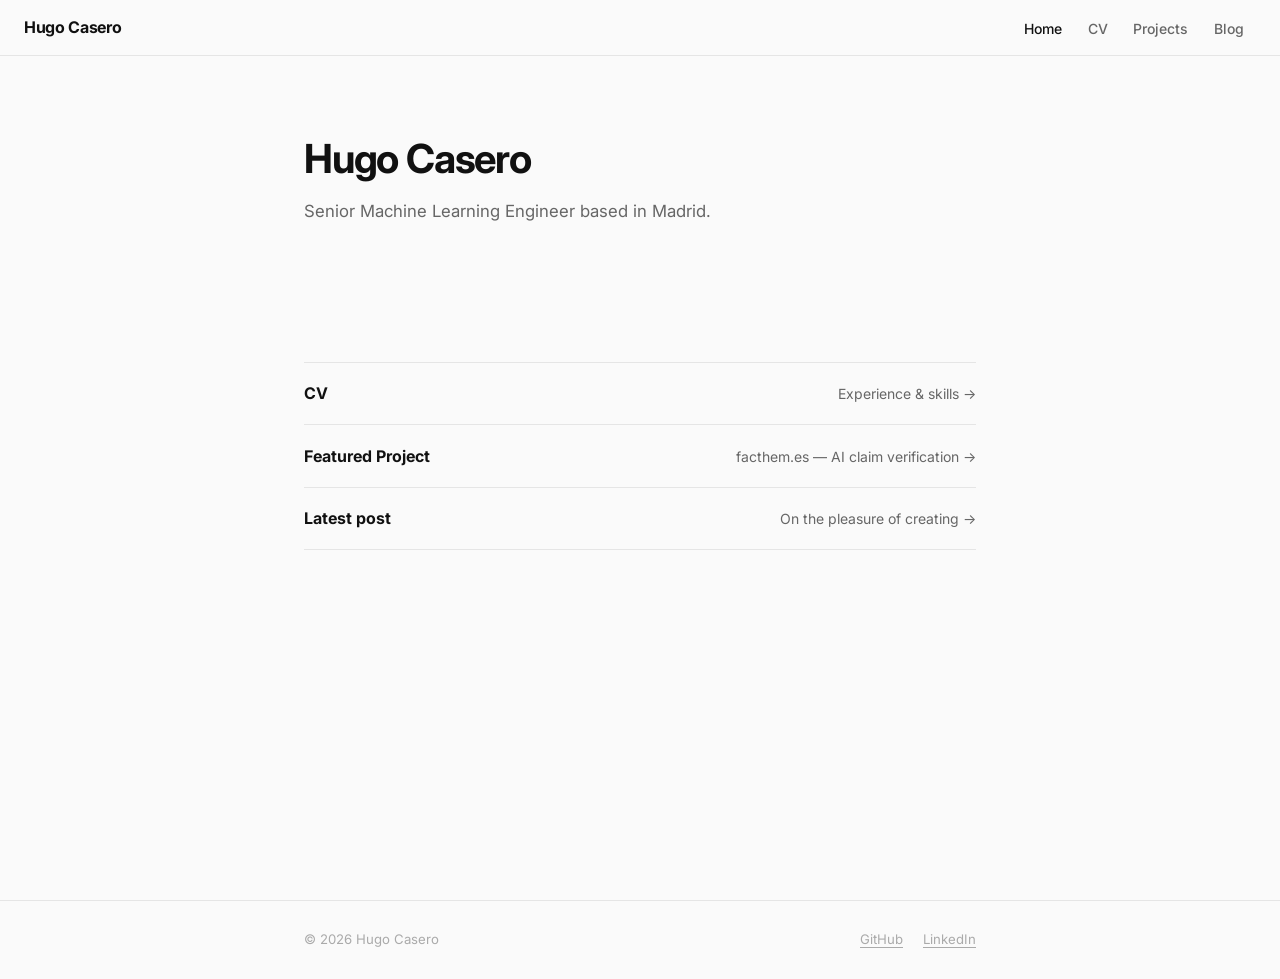
<file: index.html>
<!DOCTYPE html>
<html lang="en">
<head>
  <meta charset="UTF-8" />
  <meta name="viewport" content="width=device-width, initial-scale=1.0" />
  <title>Hugo Casero</title>
  <meta name="description" content="Hugo Casero — Senior Machine Learning Engineer based in Madrid, Spain." />
  <link rel="stylesheet" href="assets/css/style.css" />
</head>
<body>

  <nav class="nav" aria-label="Main navigation">
    <a class="nav-brand" href="index.html">Hugo Casero</a>
    <button class="nav-toggle" aria-label="Toggle menu" aria-expanded="false">
      <span></span><span></span><span></span>
    </button>
    <ul class="nav-links" role="list">
      <li><a href="index.html">Home</a></li>
      <li><a href="cv.html">CV</a></li>
      <li><a href="projects.html">Projects</a></li>
      <li><a href="blog/index.html">Blog</a></li>
    </ul>
  </nav>

  <main class="page">
    <section class="hero">
      <div class="container">
        <h1 class="hero-title">Hugo Casero</h1>
        <p class="hero-subtitle">
          Senior Machine Learning Engineer based in Madrid.
        </p>
      </div>
    </section>

    <section class="section--sm">
      <div class="container">
        <!-- Quick links -->
        <div class="home-links">
          <a href="cv.html" class="home-link-item">
            <strong>CV</strong>
            <span>Experience &amp; skills →</span>
          </a>
          <a href="projects.html" class="home-link-item">
            <strong>Featured Project</strong>
            <span>facthem.es — AI claim verification →</span>
          </a>
          <a href="blog/posts/on-the-pleasure-of-creating.html" class="home-link-item">
            <strong>Latest post</strong>
            <span>On the pleasure of creating →</span>
          </a>
        </div>
      </div>
    </section>
  </main>

  <footer class="footer">
    <div class="container">
      <div class="footer-inner">
        <span>© 2026 Hugo Casero</span>
        <div class="footer-links">
          <a href="https://github.com/hucara" target="_blank" rel="noopener">GitHub</a>
          <a href="https://www.linkedin.com/in/hugocasero" target="_blank" rel="noopener">LinkedIn</a>
        </div>
      </div>
    </div>
  </footer>

  <script src="assets/js/main.js"></script>
</body>
</html>
</file>
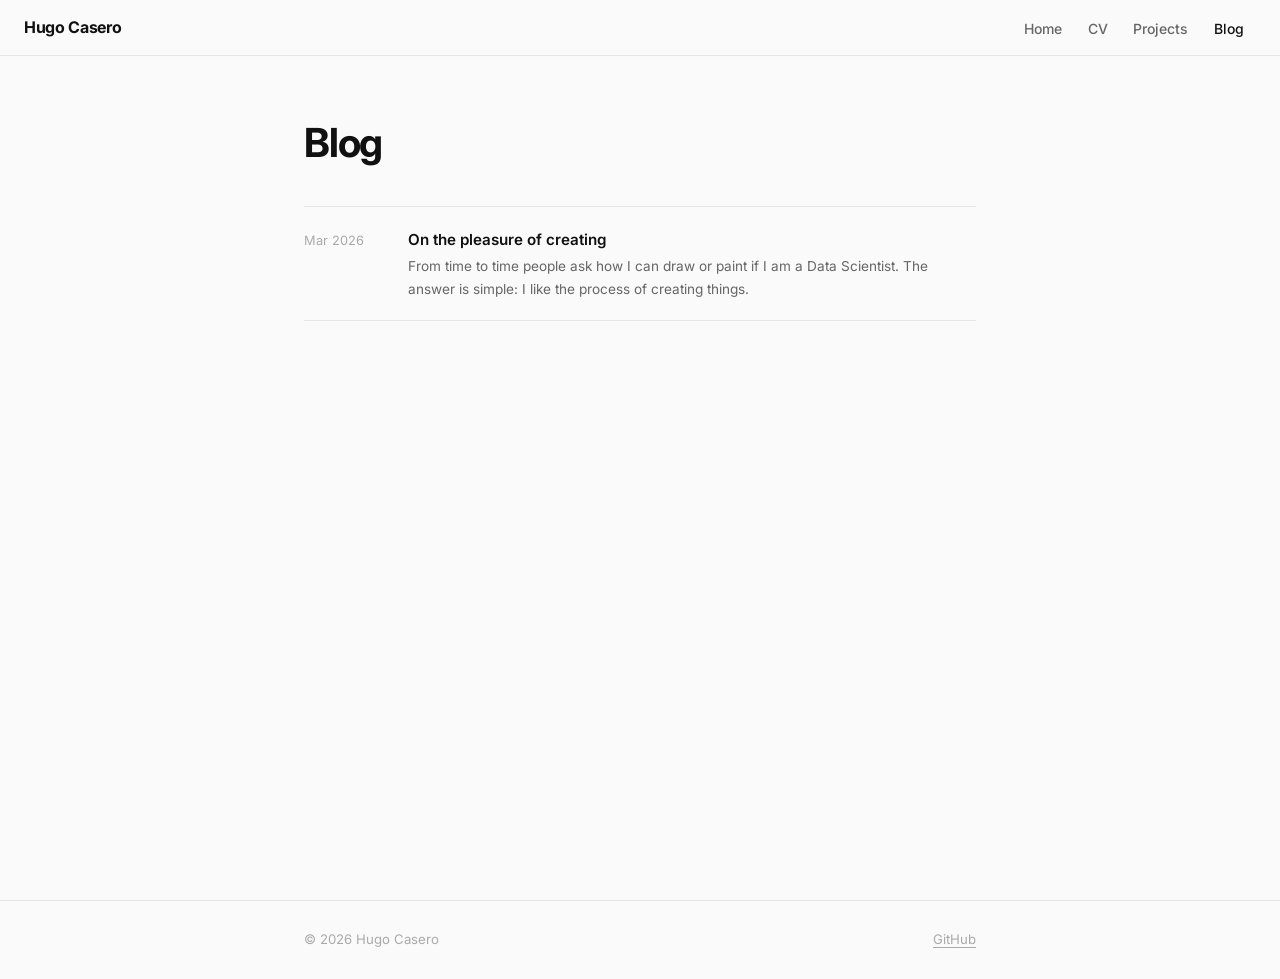
<file: blog/index.html>
<!DOCTYPE html>
<html lang="en">
<head>
  <meta charset="UTF-8" />
  <meta name="viewport" content="width=device-width, initial-scale=1.0" />
  <title>Blog — Hugo Casero</title>
  <meta name="description" content="Writing by Hugo Casero." />
  <link rel="stylesheet" href="../assets/css/style.css" />
</head>
<body>

  <nav class="nav" aria-label="Main navigation">
    <a class="nav-brand" href="../index.html">Hugo Casero</a>
    <button class="nav-toggle" aria-label="Toggle menu" aria-expanded="false">
      <span></span><span></span><span></span>
    </button>
    <ul class="nav-links" role="list">
      <li><a href="../index.html">Home</a></li>
      <li><a href="../cv.html">CV</a></li>
      <li><a href="../projects.html">Projects</a></li>
      <li><a href="index.html">Blog</a></li>
    </ul>
  </nav>

  <main class="page">
    <section class="section">
      <div class="container">

        <h1 style="margin-bottom:2.5rem">Blog</h1>

        <div class="blog-list">

          <div class="blog-item">
            <div class="blog-date">Mar 2026</div>
            <div class="blog-content">
              <h3><a href="posts/on-the-pleasure-of-creating.html">On the pleasure of creating</a></h3>
              <p class="blog-excerpt">From time to time people ask how I can draw or paint if I am a Data Scientist. The answer is simple: I like the process of creating things.</p>
            </div>
          </div>

          <!-- Add more posts here by duplicating the blog-item block -->

        </div>

      </div>
    </section>
  </main>

  <footer class="footer">
    <div class="container">
      <div class="footer-inner">
        <span>© 2026 Hugo Casero</span>
        <div class="footer-links">
          <a href="https://github.com/hucara" target="_blank" rel="noopener">GitHub</a>
        </div>
      </div>
    </div>
  </footer>

  <script src="../assets/js/main.js"></script>
</body>
</html>
</file>
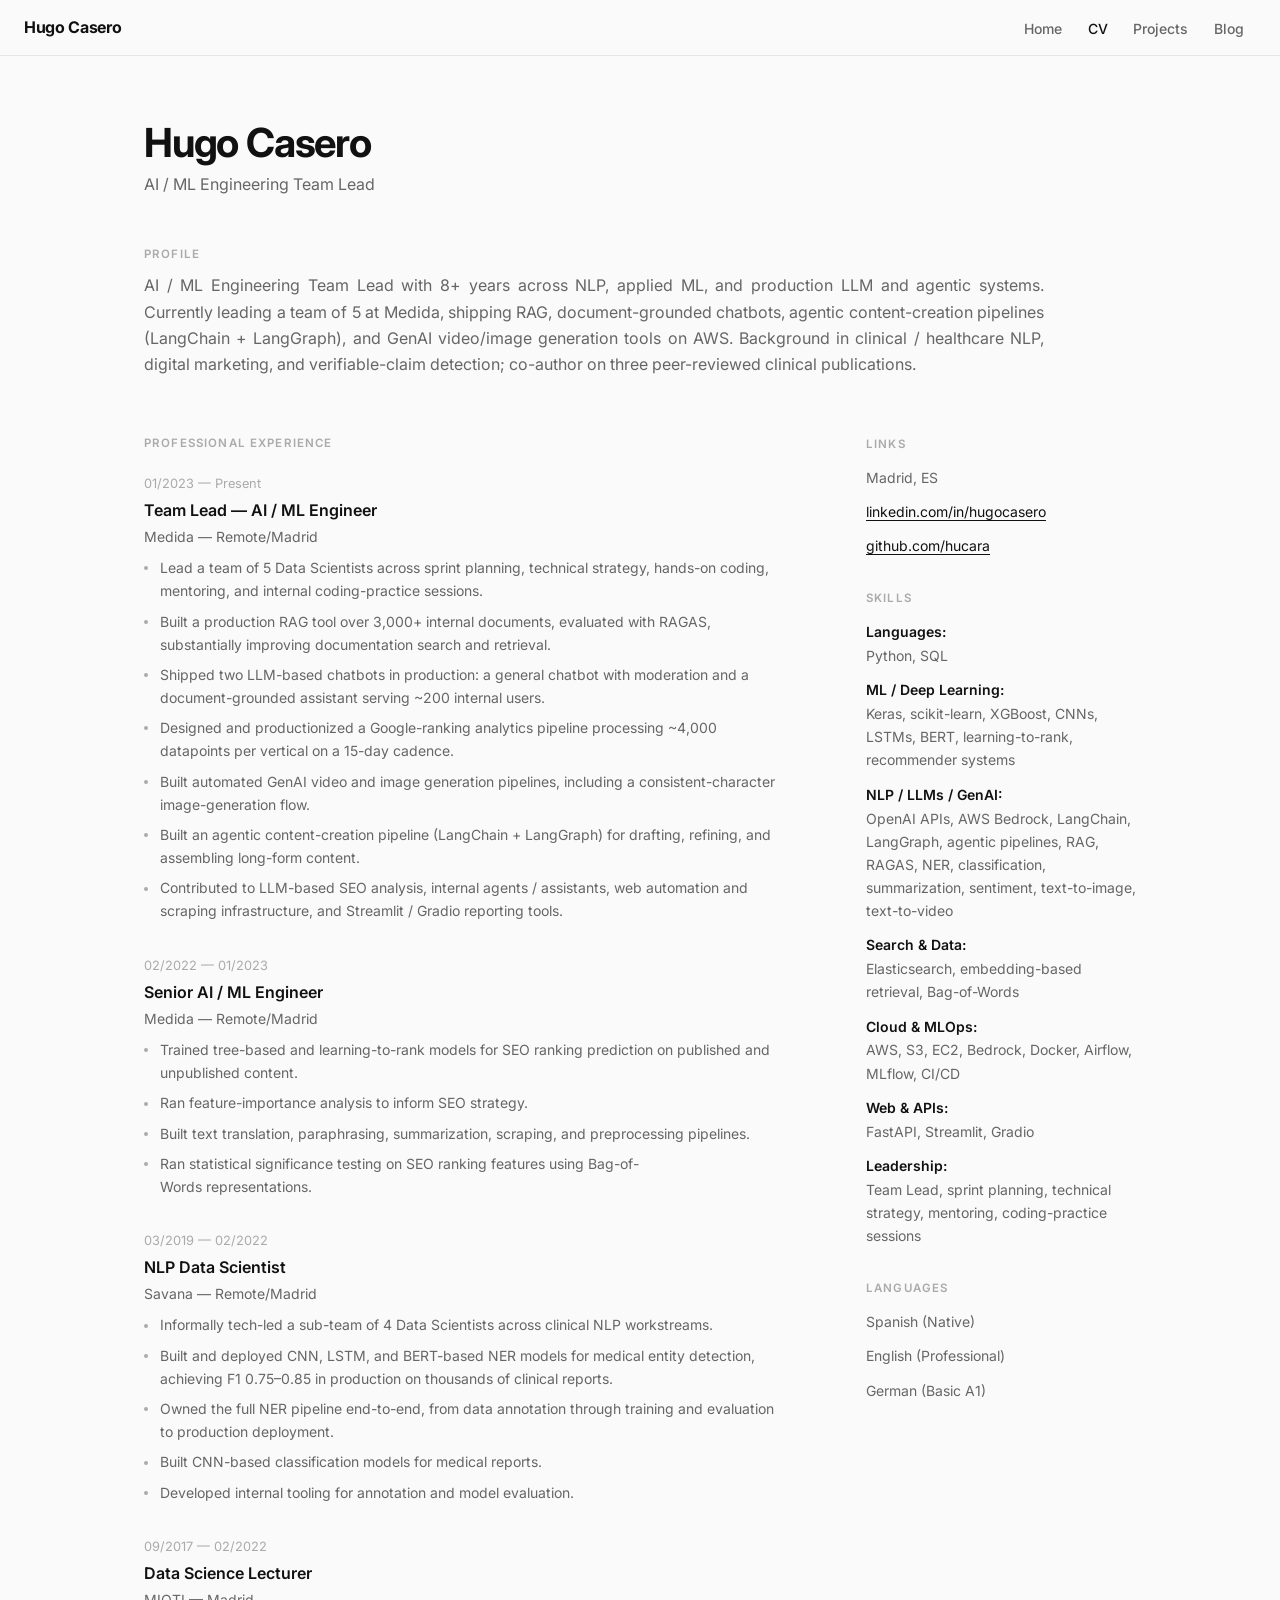
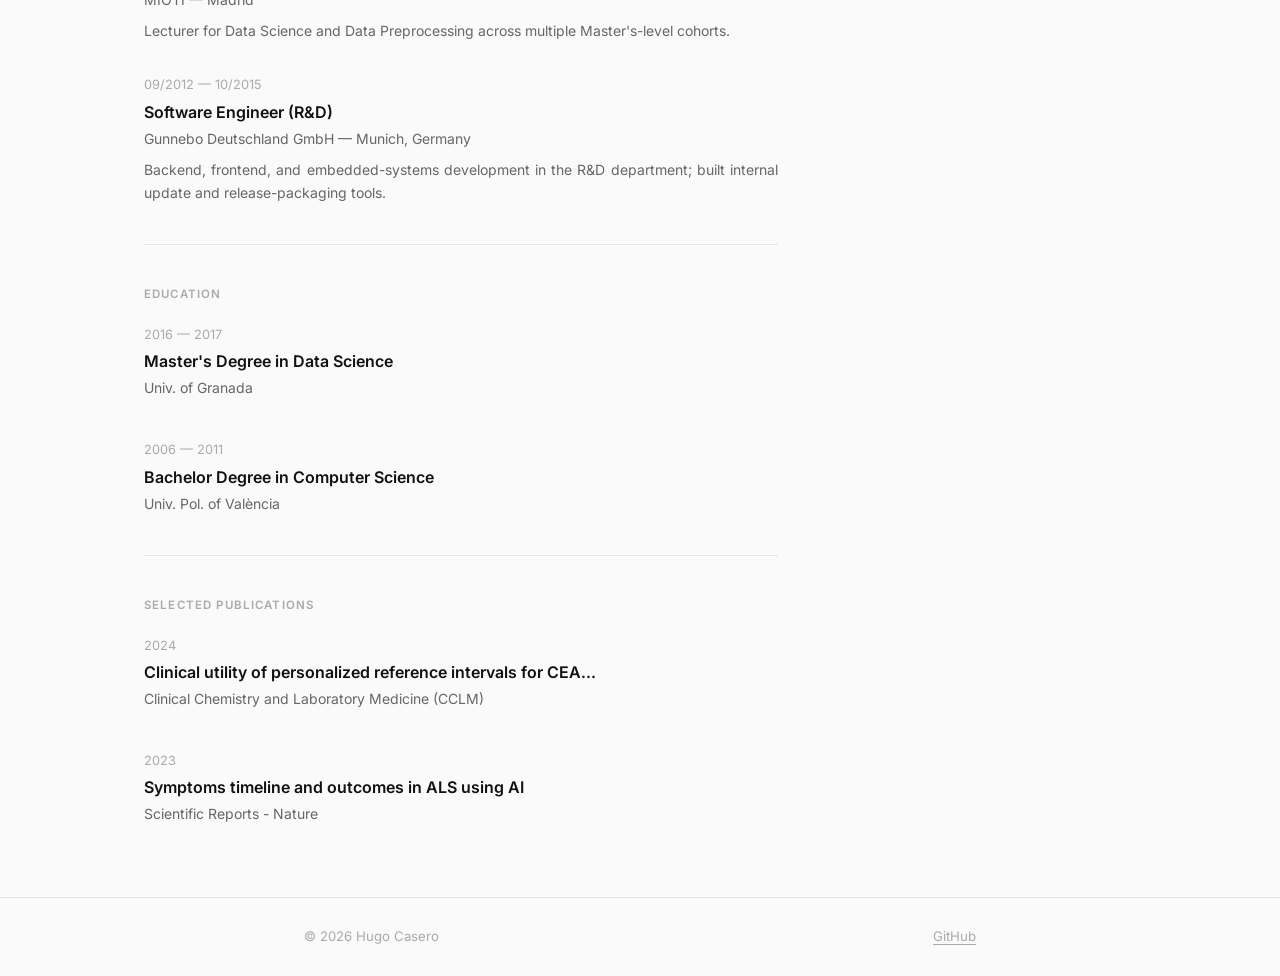
<file: cv.html>
<!DOCTYPE html>
<html lang="en">

<head>
  <meta charset="UTF-8" />
  <meta name="viewport" content="width=device-width, initial-scale=1.0" />
  <title>CV — Hugo Casero</title>
  <meta name="description" content="Curriculum vitae of Hugo Casero." />
  <link rel="stylesheet" href="assets/css/style.css" />
</head>

<body>

  <nav class="nav" aria-label="Main navigation">
    <a class="nav-brand" href="index.html">Hugo Casero</a>
    <button class="nav-toggle" aria-label="Toggle menu" aria-expanded="false">
      <span></span><span></span><span></span>
    </button>
    <ul class="nav-links" role="list">
      <li><a href="index.html">Home</a></li>
      <li><a href="cv.html">CV</a></li>
      <li><a href="projects.html">Projects</a></li>
      <li><a href="blog/index.html">Blog</a></li>
    </ul>
  </nav>

  <main class="page">
    <section class="section">
      <div class="container cv-container">

        <div
          style="display:flex;justify-content:space-between;align-items:flex-start;flex-wrap:wrap;gap:1rem;margin-bottom:3rem">
          <div>
            <h1>Hugo Casero</h1>
            <p class="muted" style="margin-top:0.3rem">AI / ML Engineering Team Lead</p>
          </div>
        </div>

        <div class="cv-profile-block">
          <div class="label">Profile</div>
          <p class="muted cv-profile">
            AI / ML Engineering Team Lead with 8+ years across NLP, applied ML, and production LLM and
            agentic systems. Currently leading a team of 5 at Medida, shipping RAG, document-grounded
            chatbots, agentic content-creation pipelines (LangChain + LangGraph), and GenAI video/image
            generation tools on AWS. Background in clinical / healthcare NLP, digital marketing, and
            verifiable-claim detection; co-author on three peer-reviewed clinical publications.
          </p>
        </div>

        <div class="cv-grid">

          <!-- LEFT -->
          <div>

            <div class="label">Professional Experience</div>
            <div class="timeline">

              <div class="timeline-item">
                <div class="timeline-date">01/2023 — Present</div>
                <div class="timeline-title">Team Lead — AI / ML Engineer</div>
                <div class="timeline-company">Medida — Remote/Madrid</div>
                <div class="timeline-desc">
                  <ul>
                    <li>Lead a team of 5 Data Scientists across sprint planning, technical strategy, hands-on coding, mentoring, and internal coding-practice sessions.</li>
                    <li>Built a production RAG tool over 3,000+ internal documents, evaluated with RAGAS, substantially improving documentation search and retrieval.</li>
                    <li>Shipped two LLM-based chatbots in production: a general chatbot with moderation and a document-grounded assistant serving ~200 internal users.</li>
                    <li>Designed and productionized a Google-ranking analytics pipeline processing ~4,000 datapoints per vertical on a 15-day cadence.</li>
                    <li>Built automated GenAI video and image generation pipelines, including a consistent-character image-generation flow.</li>
                    <li>Built an agentic content-creation pipeline (LangChain + LangGraph) for drafting, refining, and assembling long-form content.</li>
                    <li>Contributed to LLM-based SEO analysis, internal agents / assistants, web automation and scraping infrastructure, and Streamlit / Gradio reporting tools.</li>
                  </ul>
                </div>
              </div>

              <div class="timeline-item">
                <div class="timeline-date">02/2022 — 01/2023</div>
                <div class="timeline-title">Senior AI / ML Engineer</div>
                <div class="timeline-company">Medida — Remote/Madrid</div>
                <div class="timeline-desc">
                  <ul>
                    <li>Trained tree-based and learning-to-rank models for SEO ranking prediction on published and unpublished content.</li>
                    <li>Ran feature-importance analysis to inform SEO strategy.</li>
                    <li>Built text translation, paraphrasing, summarization, scraping, and preprocessing pipelines.</li>
                    <li>Ran statistical significance testing on SEO ranking features using Bag-of-Words representations.</li>
                  </ul>
                </div>
              </div>

              <div class="timeline-item">
                <div class="timeline-date">03/2019 — 02/2022</div>
                <div class="timeline-title">NLP Data Scientist</div>
                <div class="timeline-company">Savana — Remote/Madrid</div>
                <div class="timeline-desc">
                  <ul>
                    <li>Informally tech-led a sub-team of 4 Data Scientists across clinical NLP workstreams.</li>
                    <li>Built and deployed CNN, LSTM, and BERT-based NER models for medical entity detection, achieving F1 0.75–0.85 in production on thousands of clinical reports.</li>
                    <li>Owned the full NER pipeline end-to-end, from data annotation through training and evaluation to production deployment.</li>
                    <li>Built CNN-based classification models for medical reports.</li>
                    <li>Developed internal tooling for annotation and model evaluation.</li>
                  </ul>
                </div>
              </div>

              <div class="timeline-item">
                <div class="timeline-date">09/2017 — 02/2022</div>
                <div class="timeline-title">Data Science Lecturer</div>
                <div class="timeline-company">MIOTI — Madrid</div>
                <div class="timeline-desc">
                  Lecturer for Data Science and Data Preprocessing across multiple Master's-level cohorts.
                </div>
              </div>

              <div class="timeline-item">
                <div class="timeline-date">09/2012 — 10/2015</div>
                <div class="timeline-title">Software Engineer (R&amp;D)</div>
                <div class="timeline-company">Gunnebo Deutschland GmbH — Munich, Germany</div>
                <div class="timeline-desc">
                  Backend, frontend, and embedded-systems development in the R&amp;D department; built internal update
                  and release-packaging tools.
                </div>
              </div>

            </div>

            <hr class="divider" />

            <div class="label">Education</div>
            <div class="timeline">

              <div class="timeline-item">
                <div class="timeline-date">2016 — 2017</div>
                <div class="timeline-title">Master's Degree in Data Science</div>
                <div class="timeline-company">Univ. of Granada</div>
              </div>

              <div class="timeline-item">
                <div class="timeline-date">2006 — 2011</div>
                <div class="timeline-title">Bachelor Degree in Computer Science</div>
                <div class="timeline-company">Univ. Pol. of València</div>
              </div>

            </div>

            <hr class="divider" />

            <div class="label">Selected Publications</div>
            <div class="timeline">
              <div class="timeline-item">
                <div class="timeline-date">2024</div>
                <div class="timeline-title">Clinical utility of personalized reference intervals for CEA...</div>
                <div class="timeline-company">Clinical Chemistry and Laboratory Medicine (CCLM)</div>
              </div>
              <div class="timeline-item">
                <div class="timeline-date">2023</div>
                <div class="timeline-title">Symptoms timeline and outcomes in ALS using AI</div>
                <div class="timeline-company">Scientific Reports - Nature</div>
              </div>
            </div>

          </div>

          <!-- RIGHT -->
          <div class="cv-sidebar">

            <div class="label" style="margin-bottom:0.75rem">Links</div>
            <ul class="skill-list" style="margin-bottom:2rem">
              <li>Madrid, ES</li>
              <li><a href="https://linkedin.com/in/hugocasero" target="_blank"
                  rel="noopener">linkedin.com/in/hugocasero</a></li>
              <li><a href="https://github.com/hucara" target="_blank" rel="noopener">github.com/hucara</a></li>
            </ul>

            <div class="label" style="margin-bottom:0.75rem">Skills</div>
            <ul class="skill-list" style="margin-bottom:2rem">
              <li><strong>Languages:</strong> Python, SQL</li>
              <li><strong>ML / Deep Learning:</strong> Keras, scikit-learn, XGBoost, CNNs, LSTMs, BERT, learning-to-rank, recommender systems</li>
              <li><strong>NLP / LLMs / GenAI:</strong> OpenAI APIs, AWS Bedrock, LangChain, LangGraph, agentic pipelines, RAG, RAGAS, NER, classification, summarization, sentiment, text-to-image, text-to-video</li>
              <li><strong>Search &amp; Data:</strong> Elasticsearch, embedding-based retrieval, Bag-of-Words</li>
              <li><strong>Cloud &amp; MLOps:</strong> AWS, S3, EC2, Bedrock, Docker, Airflow, MLflow, CI/CD</li>
              <li><strong>Web &amp; APIs:</strong> FastAPI, Streamlit, Gradio</li>
              <li><strong>Leadership:</strong> Team Lead, sprint planning, technical strategy, mentoring, coding-practice sessions</li>
            </ul>

            <div class="label" style="margin-bottom:0.75rem">Languages</div>
            <ul class="skill-list">
              <li>Spanish (Native)</li>
              <li>English (Professional)</li>
              <li>German (Basic A1)</li>
            </ul>

          </div>
        </div>

      </div>
    </section>
  </main>

  <footer class="footer">
    <div class="container">
      <div class="footer-inner">
        <span>© 2026 Hugo Casero</span>
        <div class="footer-links">
          <a href="https://github.com/hucara" target="_blank" rel="noopener">GitHub</a>
        </div>
      </div>
    </div>
  </footer>

  <script src="assets/js/main.js"></script>
</body>

</html>
</file>
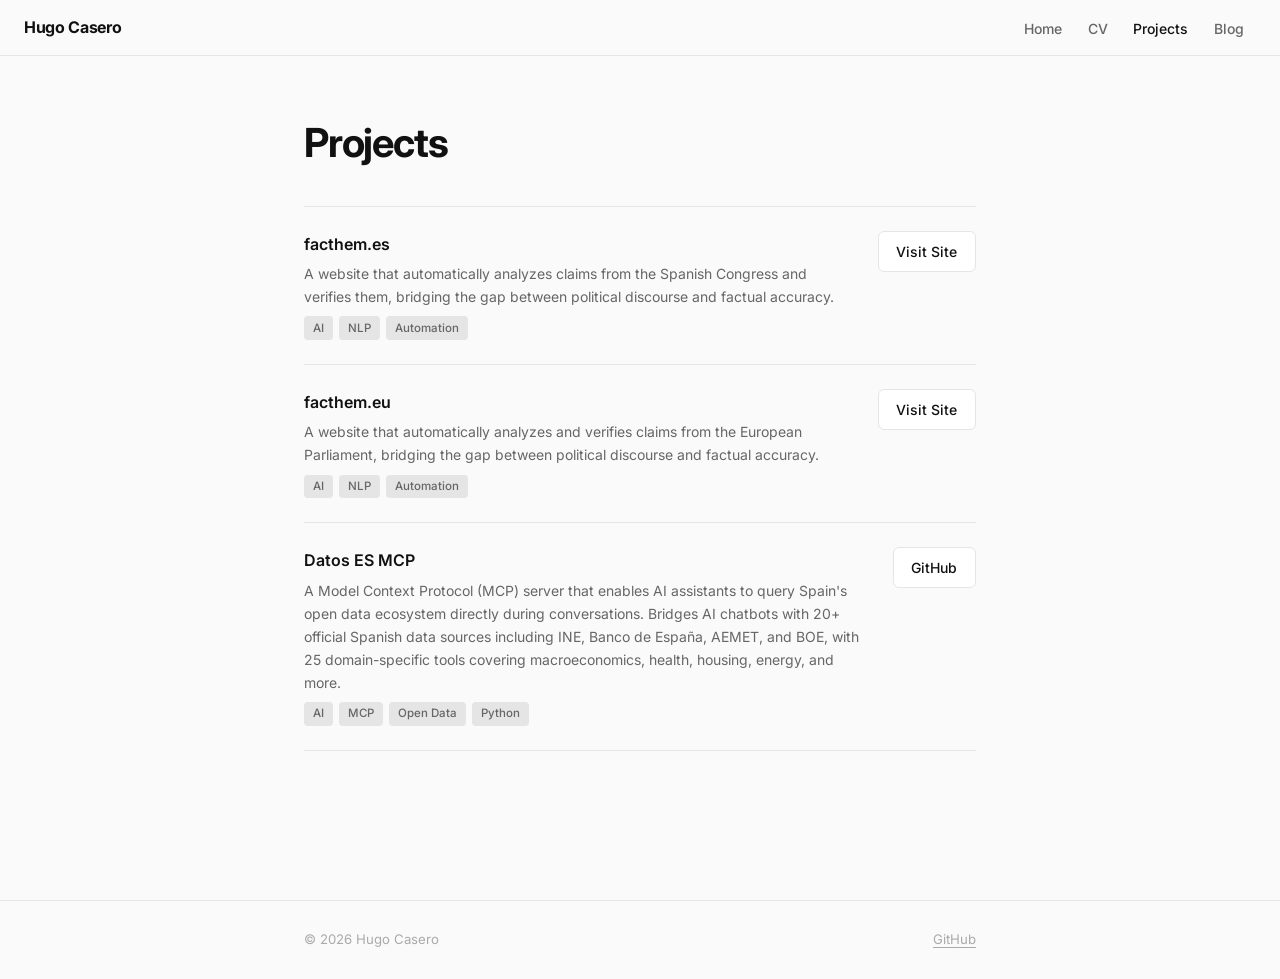
<file: projects.html>
<!DOCTYPE html>
<html lang="en">
<head>
  <meta charset="UTF-8" />
  <meta name="viewport" content="width=device-width, initial-scale=1.0" />
  <title>Projects — Hugo Casero</title>
  <meta name="description" content="Projects by Hugo Casero." />
  <link rel="stylesheet" href="assets/css/style.css" />
</head>
<body>

  <nav class="nav" aria-label="Main navigation">
    <a class="nav-brand" href="index.html">Hugo Casero</a>
    <button class="nav-toggle" aria-label="Toggle menu" aria-expanded="false">
      <span></span><span></span><span></span>
    </button>
    <ul class="nav-links" role="list">
      <li><a href="index.html">Home</a></li>
      <li><a href="cv.html">CV</a></li>
      <li><a href="projects.html">Projects</a></li>
      <li><a href="blog/index.html">Blog</a></li>
    </ul>
  </nav>

  <main class="page">
    <section class="section">
      <div class="container">

        <h1 style="margin-bottom:2.5rem">Projects</h1>

        <div class="projects-list">

          <div class="project-item">
            <div>
              <h3>facthem.es</h3>
              <p>A website that automatically analyzes claims from the Spanish Congress and verifies them, bridging the gap between political discourse and factual accuracy.</p>
              <div class="tags" style="margin-top:0.5rem">
                <span class="tag">AI</span>
                <span class="tag">NLP</span>
                <span class="tag">Automation</span>
              </div>
            </div>
            <div class="project-links">
              <a href="https://facthem.es" target="_blank" class="btn">Visit Site</a>
            </div>
          </div>

          <div class="project-item">
            <div>
              <h3>facthem.eu</h3>
              <p>A website that automatically analyzes and verifies claims from the European Parliament, bridging the gap between political discourse and factual accuracy.</p>
              <div class="tags" style="margin-top:0.5rem">
                <span class="tag">AI</span>
                <span class="tag">NLP</span>
                <span class="tag">Automation</span>
              </div>
            </div>
            <div class="project-links">
              <a href="https://facthem.eu" target="_blank" class="btn">Visit Site</a>
            </div>
          </div>

          <div class="project-item">
            <div>
              <h3>Datos ES MCP</h3>
              <p>A Model Context Protocol (MCP) server that enables AI assistants to query Spain's open data ecosystem directly during conversations. Bridges AI chatbots with 20+ official Spanish data sources including INE, Banco de España, AEMET, and BOE, with 25 domain-specific tools covering macroeconomics, health, housing, energy, and more.</p>
              <div class="tags" style="margin-top:0.5rem">
                <span class="tag">AI</span>
                <span class="tag">MCP</span>
                <span class="tag">Open Data</span>
                <span class="tag">Python</span>
              </div>
            </div>
            <div class="project-links">
              <a href="https://github.com/hucara/datos-es-mcp" target="_blank" class="btn">GitHub</a>
            </div>
          </div>

          <!-- Add more projects here -->

        </div>
      </div>
    </section>
  </main>

  <footer class="footer">
    <div class="container">
      <div class="footer-inner">
        <span>© 2026 Hugo Casero</span>
        <div class="footer-links">
          <a href="https://github.com/hucara" target="_blank" rel="noopener">GitHub</a>
        </div>
      </div>
    </div>
  </footer>

  <script src="assets/js/main.js"></script>
</body>
</html>
</file>
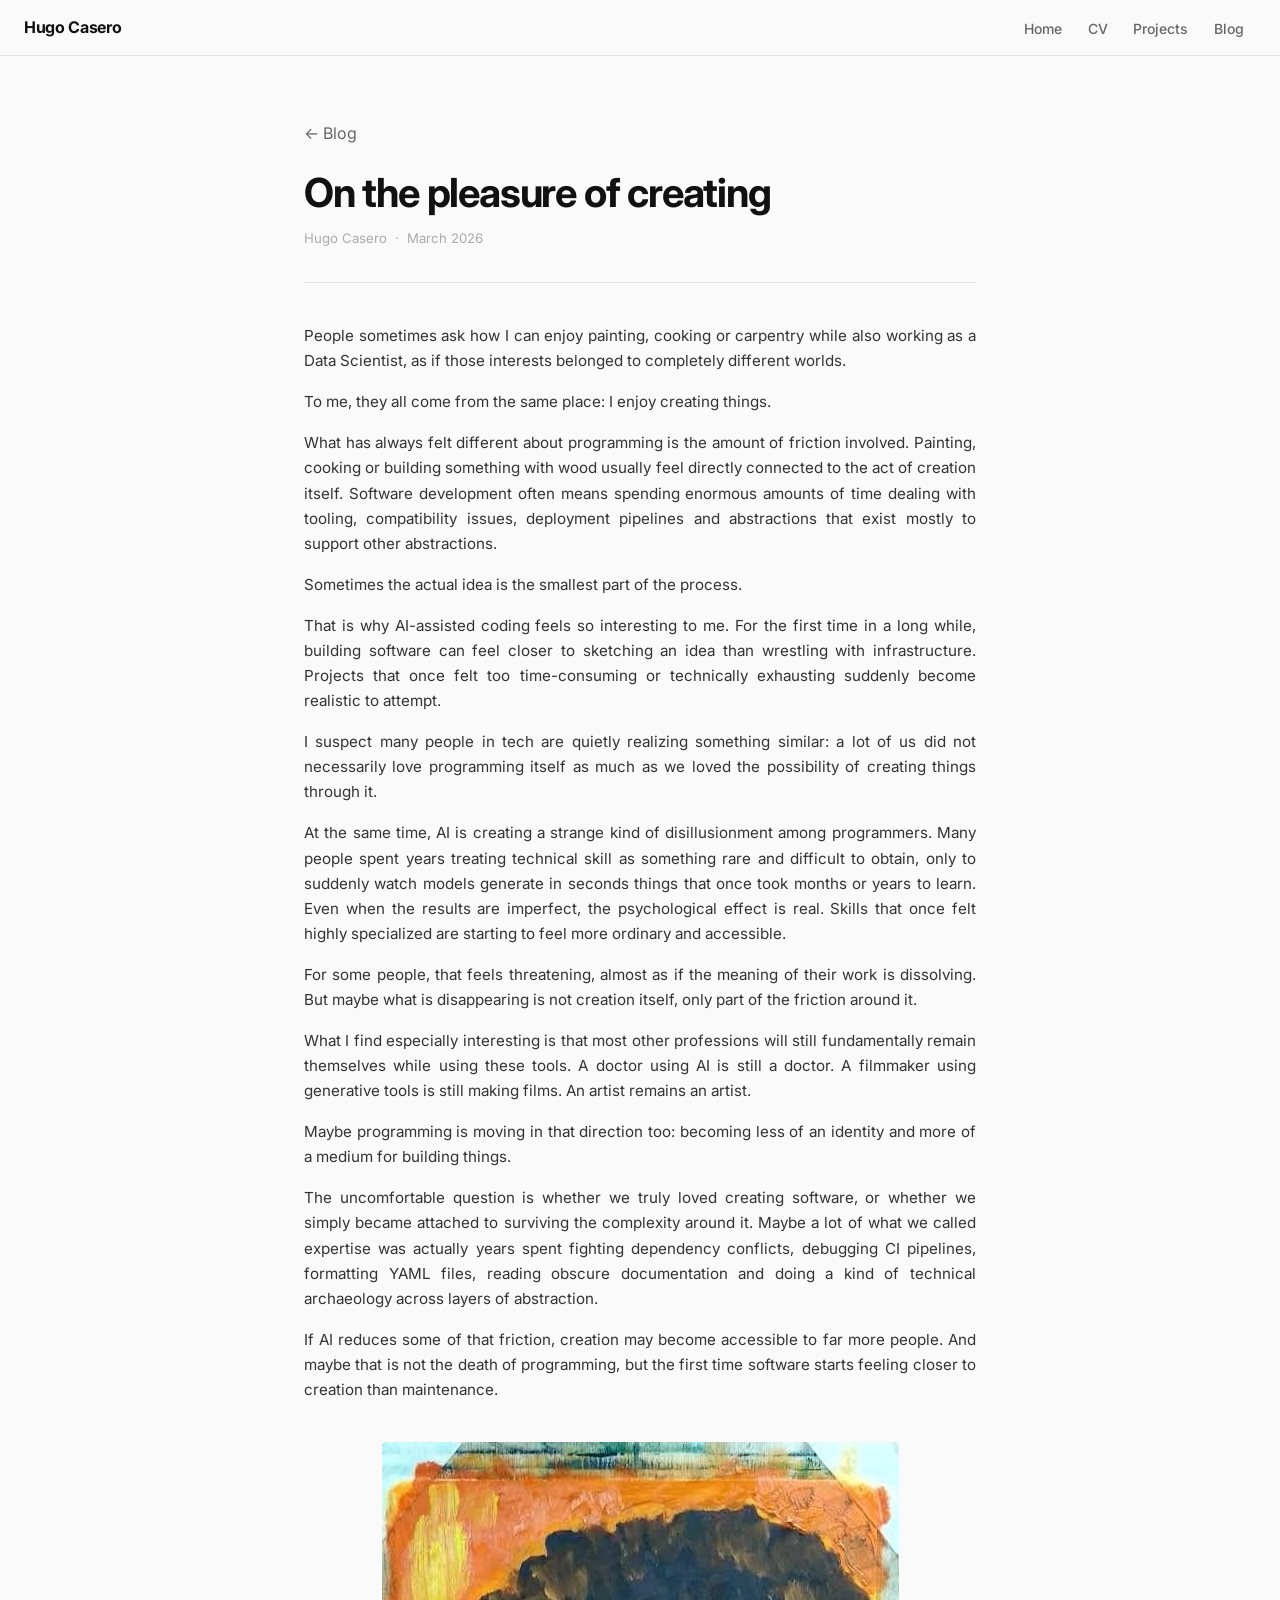
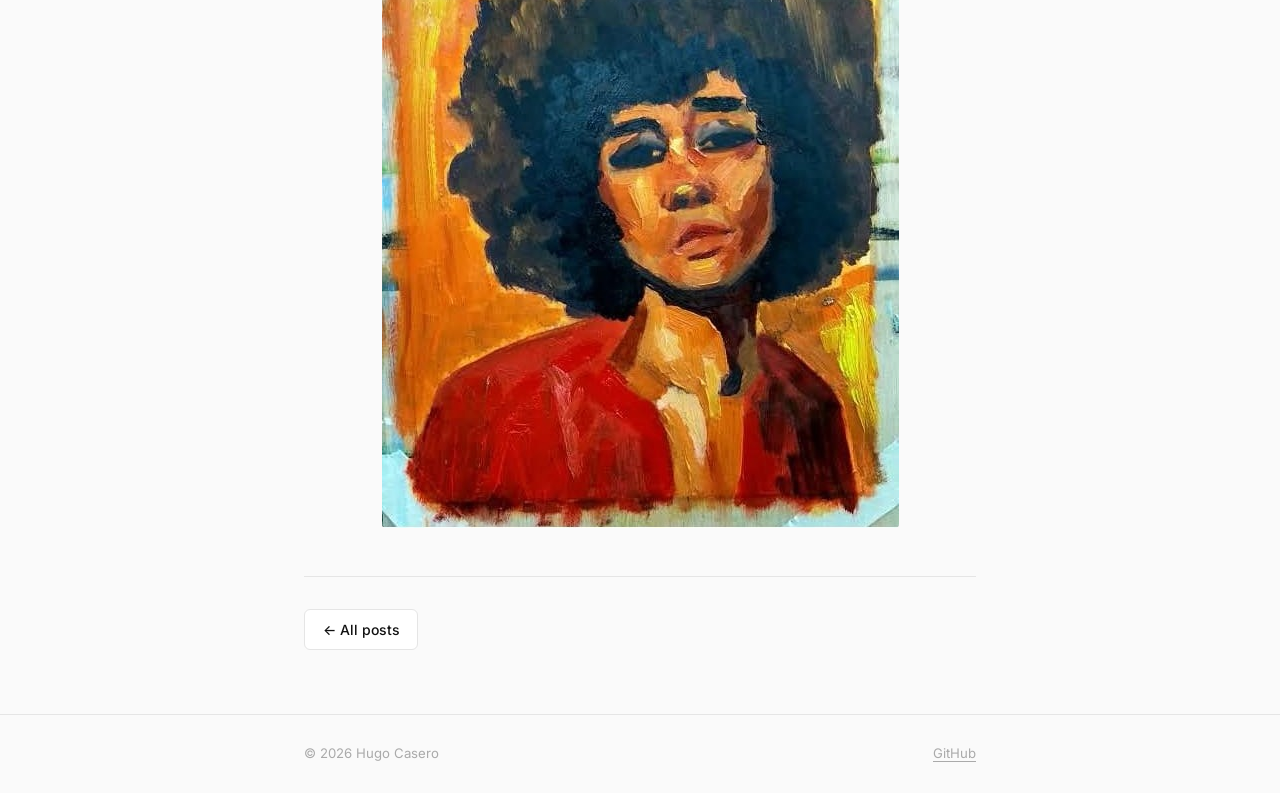
<file: blog/posts/on-the-pleasure-of-creating.html>
<!DOCTYPE html>
<html lang="en">

<head>
  <meta charset="UTF-8" />
  <meta name="viewport" content="width=device-width, initial-scale=1.0" />
  <title>On the pleasure of creating — Hugo Casero</title>
  <meta name="description" content="On programming, AI-assisted coding, and the pleasure of creating with less friction." />
  <link rel="stylesheet" href="../../assets/css/style.css" />
</head>

<body>

  <nav class="nav" aria-label="Main navigation">
    <a class="nav-brand" href="../../index.html">Hugo Casero</a>
    <button class="nav-toggle" aria-label="Toggle menu" aria-expanded="false">
      <span></span><span></span><span></span>
    </button>
    <ul class="nav-links" role="list">
      <li><a href="../../index.html">Home</a></li>
      <li><a href="../../cv.html">CV</a></li>
      <li><a href="../../projects.html">Projects</a></li>
      <li><a href="../index.html">Blog</a></li>
    </ul>
  </nav>

  <main class="page">
    <section class="section">
      <div class="container">

        <p style="margin-bottom:1.5rem"><a href="../index.html" style="text-decoration:none;color:var(--text-muted)">←
            Blog</a></p>

        <header class="post-header">
          <h1>On the pleasure of creating</h1>
          <div class="post-meta">
            <span>Hugo Casero</span>
            <span>·</span>
            <span>March 2026</span>
          </div>
        </header>

        <article class="post-body">
          <p>People sometimes ask how I can enjoy painting, cooking or carpentry while also working as a Data Scientist,
            as if those interests belonged to completely different worlds.</p>

          <p>To me, they all come from the same place: I enjoy creating things.</p>

          <p>What has always felt different about programming is the amount of friction involved. Painting, cooking or
            building something with wood usually feel directly connected to the act of creation itself. Software
            development often means spending enormous amounts of time dealing with tooling, compatibility issues,
            deployment pipelines and abstractions that exist mostly to support other abstractions.</p>

          <p>Sometimes the actual idea is the smallest part of the process.</p>

          <p>That is why AI-assisted coding feels so interesting to me. For the first time in a long while, building
            software can feel closer to sketching an idea than wrestling with infrastructure. Projects that once felt
            too time-consuming or technically exhausting suddenly become realistic to attempt.</p>

          <p>I suspect many people in tech are quietly realizing something similar: a lot of us did not necessarily love
            programming itself as much as we loved the possibility of creating things through it.</p>

          <p>At the same time, AI is creating a strange kind of disillusionment among programmers. Many people spent
            years treating technical skill as something rare and difficult to obtain, only to suddenly watch models
            generate in seconds things that once took months or years to learn. Even when the results are imperfect, the
            psychological effect is real. Skills that once felt highly specialized are starting to feel more ordinary
            and accessible.</p>

          <p>For some people, that feels threatening, almost as if the meaning of their work is dissolving. But maybe
            what is disappearing is not creation itself, only part of the friction around it.</p>

          <p>What I find especially interesting is that most other professions will still fundamentally remain
            themselves while using these tools. A doctor using AI is still a doctor. A filmmaker using generative tools
            is still making films. An artist remains an artist.</p>

          <p>Maybe programming is moving in that direction too: becoming less of an identity and more of a medium for
            building things.</p>

          <p>The uncomfortable question is whether we truly loved creating software, or whether we simply became
            attached to surviving the complexity around it. Maybe a lot of what we called expertise was actually years
            spent fighting dependency conflicts, debugging CI pipelines, formatting YAML files, reading obscure
            documentation and doing a kind of technical archaeology across layers of abstraction.</p>

          <p>If AI reduces some of that friction, creation may become accessible to far more people. And maybe that is
            not the death of programming, but the first time software starts feeling closer to creation than
            maintenance.</p>
        </article>

        <figure style="margin-top:2.5rem">
          <img src="../img/girl.jpg" alt="" style="display:block;margin:0 auto;max-width:100%;border-radius:4px;" />
        </figure>

        <nav class="post-nav">
          <a href="../index.html" class="btn">← All posts</a>
        </nav>

      </div>
    </section>
  </main>

  <footer class="footer">
    <div class="container">
      <div class="footer-inner">
        <span>© 2026 Hugo Casero</span>
        <div class="footer-links">
          <a href="https://github.com/hucara" target="_blank" rel="noopener">GitHub</a>
        </div>
      </div>
    </div>
  </footer>

  <script src="../../assets/js/main.js"></script>
</body>

</html>
</file>
<file: assets/css/style.css>
/* ============================================================
   Style — hucara.github.io
   Minimal, clean, plain.
   ============================================================ */

@import url('https://fonts.googleapis.com/css2?family=Inter:wght@400;500;600;700&display=swap');

/* ---------- Tokens ---------- */
:root {
  --bg:           #fafafa;
  --bg-raised:    #ffffff;
  --border:       #e5e5e5;
  --text:         #111111;
  --text-muted:   #666666;
  --text-dim:     #aaaaaa;
  --accent:       #111111;
  --radius:       6px;
  --trans:        all 0.18s ease;
  --max-w:        720px;
}

/* ---------- Reset ---------- */
*, *::before, *::after { box-sizing: border-box; margin: 0; padding: 0; }
html { scroll-behavior: smooth; }
body {
  font-family: 'Inter', system-ui, sans-serif;
  background: var(--bg);
  color: var(--text);
  line-height: 1.65;
  font-size: 16px;
}
a { color: var(--text); text-decoration: underline; text-underline-offset: 3px; }
a:hover { color: var(--text-muted); }
ul { list-style: none; }
img { max-width: 100%; display: block; }

/* ============================================================
   NAVIGATION
   ============================================================ */
.nav {
  position: sticky;
  top: 0;
  z-index: 99;
  background: var(--bg);
  border-bottom: 1px solid var(--border);
  height: 56px;
  display: flex;
  align-items: center;
  padding: 0 1.5rem;
  justify-content: space-between;
}
.nav-brand {
  font-weight: 700;
  font-size: 1rem;
  text-decoration: none;
  color: var(--text);
  letter-spacing: -0.02em;
}
.nav-brand:hover { color: var(--text-muted); }
.nav-links {
  display: flex;
  gap: 0.1rem;
}
.nav-links a {
  font-size: 0.875rem;
  font-weight: 500;
  padding: 0.35rem 0.75rem;
  border-radius: var(--radius);
  color: var(--text-muted);
  text-decoration: none;
  transition: var(--trans);
}
.nav-links a:hover { color: var(--text); background: var(--border); }
.nav-links a.active { color: var(--text); }

/* Mobile nav */
.nav-toggle {
  display: none;
  background: none;
  border: none;
  cursor: pointer;
  padding: 0.4rem;
  flex-direction: column;
  gap: 5px;
}
.nav-toggle span {
  display: block;
  width: 20px;
  height: 1.5px;
  background: var(--text);
  border-radius: 2px;
  transition: var(--trans);
}
.nav-toggle.open span:nth-child(1) { transform: translateY(6.5px) rotate(45deg); }
.nav-toggle.open span:nth-child(2) { opacity: 0; }
.nav-toggle.open span:nth-child(3) { transform: translateY(-6.5px) rotate(-45deg); }

@media (max-width: 600px) {
  .nav-toggle { display: flex; }
  .nav-links {
    display: none;
    position: absolute;
    top: 56px; left: 0; right: 0;
    flex-direction: column;
    background: var(--bg);
    border-bottom: 1px solid var(--border);
    padding: 0.5rem 0;
  }
  .nav-links.open { display: flex; }
  .nav-links a { border-radius: 0; padding: 0.65rem 1.5rem; }
}

/* ============================================================
   LAYOUT
   ============================================================ */
.page { min-height: calc(100vh - 56px); }
.container { max-width: var(--max-w); margin: 0 auto; padding: 0 1.5rem; }
.section { padding: 4rem 0; }
.section--sm { padding: 2.5rem 0; }
hr.divider { border: none; border-top: 1px solid var(--border); margin: 2.5rem 0; }

/* ============================================================
   TYPOGRAPHY
   ============================================================ */
h1 { font-size: clamp(1.75rem, 4vw, 2.5rem); font-weight: 700; letter-spacing: -0.03em; line-height: 1.15; }
h2 { font-size: 1.25rem; font-weight: 600; letter-spacing: -0.02em; }
h3 { font-size: 1rem; font-weight: 600; }
p + p { margin-top: 0.85rem; }
.muted { color: var(--text-muted); }
.small  { font-size: 0.825rem; }
.label {
  font-size: 0.72rem;
  font-weight: 600;
  letter-spacing: 0.1em;
  text-transform: uppercase;
  color: var(--text-dim);
  margin-bottom: 0.5rem;
}

/* ============================================================
   BUTTONS
   ============================================================ */
.btn {
  display: inline-flex;
  align-items: center;
  gap: 0.4rem;
  padding: 0.5rem 1.1rem;
  border-radius: var(--radius);
  font-size: 0.875rem;
  font-weight: 500;
  cursor: pointer;
  transition: var(--trans);
  text-decoration: none;
  border: 1px solid var(--border);
  color: var(--text);
  background: var(--bg-raised);
}
.btn:hover { background: var(--border); color: var(--text); text-decoration: none; }
.btn-primary {
  background: var(--text);
  color: var(--bg);
  border-color: var(--text);
}
.btn-primary:hover { opacity: 0.8; color: var(--bg); }

/* ============================================================
   TAGS / CHIPS
   ============================================================ */
.tag {
  display: inline-block;
  font-size: 0.72rem;
  font-weight: 500;
  padding: 0.15rem 0.55rem;
  border-radius: 4px;
  background: var(--border);
  color: var(--text-muted);
}
.tags { display: flex; flex-wrap: wrap; gap: 0.4rem; margin-top: 0.75rem; }
.badge {
  display: inline-block;
  font-size: 0.72rem;
  font-weight: 500;
  padding: 0.15rem 0.55rem;
  border-radius: 4px;
  background: var(--border);
  color: var(--text-muted);
}

/* ============================================================
   HERO
   ============================================================ */
.hero { padding: 5rem 0 4rem; }
.hero-title { margin-bottom: 1rem; }
.hero-subtitle {
  font-size: 1.05rem;
  color: var(--text-muted);
  max-width: 520px;
  margin-bottom: 2rem;
}
.hero-actions { display: flex; flex-wrap: wrap; gap: 0.75rem; }

/* ============================================================
   HOME NAV LINKS
   ============================================================ */
.home-links {
  display: flex;
  flex-direction: column;
  border-top: 1px solid var(--border);
}
.home-link-item {
  display: flex;
  justify-content: space-between;
  align-items: center;
  padding: 1.1rem 0;
  border-bottom: 1px solid var(--border);
  text-decoration: none;
  color: var(--text);
  transition: var(--trans);
}
.home-link-item:hover { color: var(--text-muted); text-decoration: none; }
.home-link-item span { font-size: 0.875rem; color: var(--text-muted); }

/* ============================================================
   CV PAGE
   ============================================================ */
.cv-container { max-width: 1040px; }
.cv-profile-block { margin-bottom: 3.5rem; }
.cv-profile {
  max-width: 900px;
  text-align: justify;
  text-wrap: pretty;
  hyphens: none;
}
.cv-grid {
  display: grid;
  grid-template-columns: minmax(0, 2.4fr) minmax(270px, 0.95fr);
  gap: 5.5rem;
  align-items: start;
}
.cv-sidebar { padding-top: 0.05rem; }
@media (max-width: 760px) {
  .cv-grid { grid-template-columns: 1fr; gap: 3rem; }
}
@media (max-width: 520px) {
  .cv-profile { text-align: left; }
}

/* Timeline */
.timeline { margin-top: 1.25rem; }
.timeline-item { padding-bottom: 2rem; }
.timeline-item:last-child { padding-bottom: 0; }
.timeline-date { font-size: 0.8rem; color: var(--text-dim); margin-bottom: 0.2rem; }
.timeline-title { font-weight: 600; margin-bottom: 0.1rem; }
.timeline-company { font-size: 0.875rem; color: var(--text-muted); margin-bottom: 0.5rem; }
.timeline-desc {
  font-size: 0.875rem;
  color: var(--text-muted);
  text-align: justify;
  text-wrap: pretty;
  hyphens: none;
}
.timeline-desc ul {
  display: flex;
  flex-direction: column;
  gap: 0.45rem;
  list-style: none;
  padding-left: 0;
}
.timeline-desc li {
  position: relative;
  padding-left: 1rem;
  margin-bottom: 0;
  text-align: left;
}
.timeline-desc li::before {
  content: "";
  position: absolute;
  top: 0.73em;
  left: 0;
  width: 4px;
  height: 4px;
  border-radius: 50%;
  background: var(--text-dim);
}
.timeline-desc li:last-child { margin-bottom: 0; }

/* Skills sidebar */
.skill-list { display: flex; flex-direction: column; gap: 0.4rem; margin-top: 0.75rem; }
.skill-list li { font-size: 0.875rem; color: var(--text-muted); }
.skill-list strong { color: var(--text); font-weight: 600; }
.cv-sidebar .skill-list { gap: 0.7rem; }
.cv-sidebar .skill-list strong { display: block; margin-bottom: 0.05rem; }

/* ============================================================
   PROJECTS PAGE
   ============================================================ */
.projects-list { display: flex; flex-direction: column; border-top: 1px solid var(--border); }
.project-item {
  display: flex;
  justify-content: space-between;
  align-items: flex-start;
  gap: 1.5rem;
  padding: 1.5rem 0;
  border-bottom: 1px solid var(--border);
}
@media (max-width: 500px) { .project-item { flex-direction: column; } }
.project-item h3 { margin-bottom: 0.3rem; }
.project-item p { font-size: 0.875rem; color: var(--text-muted); }
.project-links {
  display: flex;
  flex-shrink: 0;
  gap: 0.5rem;
  align-items: flex-start;
  flex-wrap: wrap;
}

/* ============================================================
   BLOG
   ============================================================ */
.blog-list { display: flex; flex-direction: column; border-top: 1px solid var(--border); }
.blog-item {
  display: flex;
  gap: 1.5rem;
  padding: 1.25rem 0;
  border-bottom: 1px solid var(--border);
  align-items: baseline;
}
.blog-date { font-size: 0.8rem; color: var(--text-dim); min-width: 80px; flex-shrink: 0; }
.blog-content h3 { font-size: 0.95rem; font-weight: 600; margin-bottom: 0.2rem; }
.blog-content h3 a { text-decoration: none; color: var(--text); }
.blog-content h3 a:hover { color: var(--text-muted); }
.blog-excerpt { font-size: 0.85rem; color: var(--text-muted); }

/* Post page */
.post-header { margin-bottom: 2.5rem; padding-bottom: 2rem; border-bottom: 1px solid var(--border); }
.post-header h1 { margin-bottom: 0.75rem; }
.post-meta { font-size: 0.825rem; color: var(--text-dim); display: flex; flex-wrap: wrap; gap: 0.5rem; }
.post-body { width: 100%; }
.post-body > * + * { margin-top: 1rem; }
.post-body h2 { font-size: 1.15rem; margin-top: 2rem; }
.post-body h3 { font-size: 1rem; margin-top: 1.5rem; }
.post-body p, .post-body li { 
  font-size: 0.95rem; 
  color: #333; 
  text-align: justify; 
  text-justify: inter-word;
  hyphens: auto;
  -webkit-hyphens: auto;
}
.post-body ul { list-style: disc; padding-left: 1.25rem; }
.post-body ol { list-style: decimal; padding-left: 1.25rem; }
.post-body blockquote {
  border-left: 2px solid var(--border);
  padding-left: 1rem;
  color: var(--text-muted);
  font-style: italic;
}
.post-body code {
  font-family: 'JetBrains Mono', monospace;
  font-size: 0.85em;
  background: var(--border);
  padding: 0.1em 0.35em;
  border-radius: 3px;
}
.post-body pre {
  background: #f0f0f0;
  border-radius: var(--radius);
  padding: 1rem;
  overflow-x: auto;
}
.post-body pre code { background: none; padding: 0; }
.post-nav {
  margin-top: 3rem;
  padding-top: 2rem;
  border-top: 1px solid var(--border);
  display: flex;
  justify-content: space-between;
  gap: 1rem;
  flex-wrap: wrap;
}

/* ============================================================
   FOOTER
   ============================================================ */
.footer {
  border-top: 1px solid var(--border);
  padding: 1.75rem 0;
  font-size: 0.825rem;
  color: var(--text-dim);
}
.footer a { color: var(--text-dim); }
.footer a:hover { color: var(--text); }
.footer-inner {
  display: flex;
  justify-content: space-between;
  align-items: center;
  flex-wrap: wrap;
  gap: 0.75rem;
}
.footer-links { display: flex; gap: 1.25rem; }

/* ============================================================
   REVEAL ANIMATION (subtle)
   ============================================================ */
.reveal {
  opacity: 0;
  transform: translateY(10px);
  transition: opacity 0.4s ease, transform 0.4s ease;
}
.reveal.visible { opacity: 1; transform: none; }
.timeline-item {
  opacity: 0;
  transform: translateY(8px);
  transition: opacity 0.4s ease, transform 0.4s ease;
}
.timeline-item.visible { opacity: 1; transform: none; }
</file>
